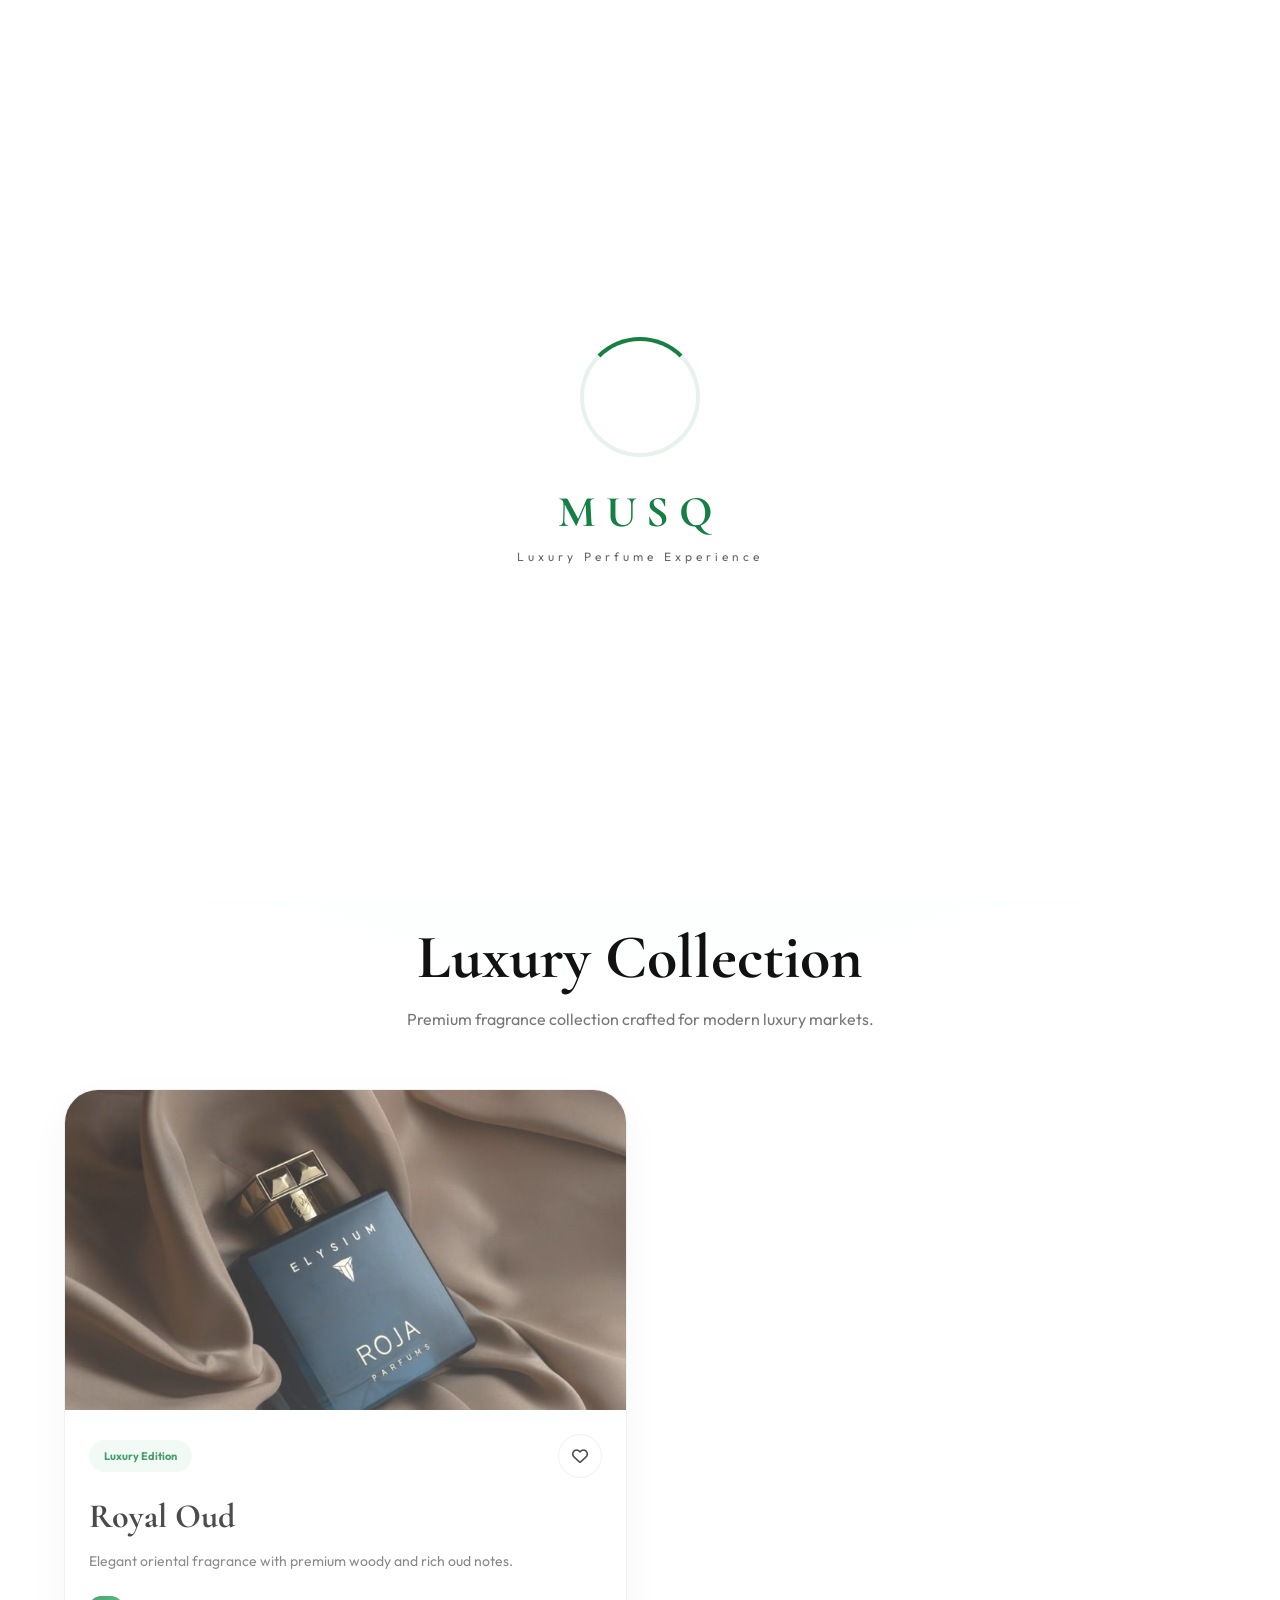
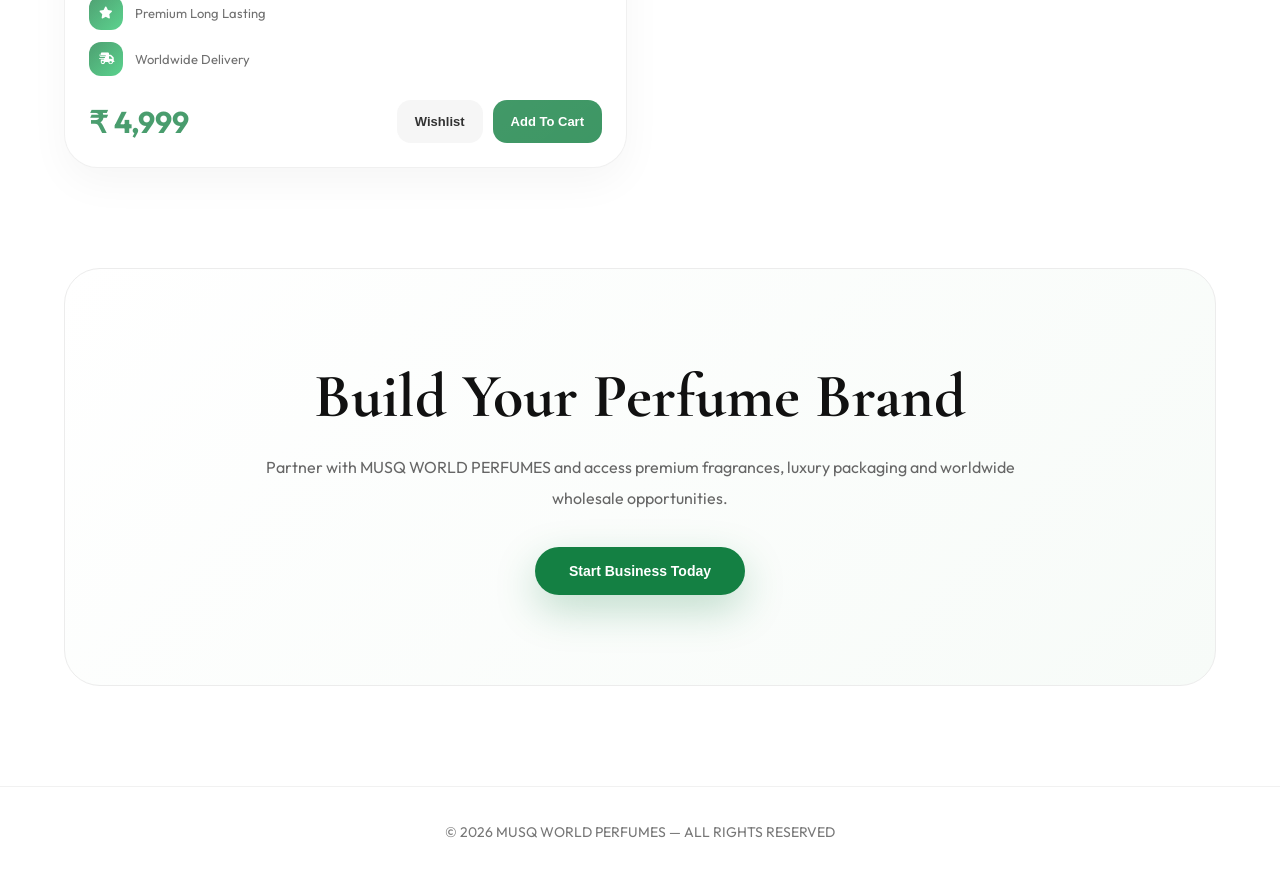
<file: index.html>
<!-- ===================================================== -->
<!-- ====================== INDEX.HTML =================== -->
<!-- ===================================================== -->

<!DOCTYPE html>
<html lang="en">

<head>

<meta charset="UTF-8">
<meta name="viewport" content="width=device-width, initial-scale=1.0">

<title>MUSQ World Perfumes</title>

<!-- ===================================================== -->
<!-- ====================== GOOGLE FONTS ================= -->
<!-- ===================================================== -->

<link rel="preconnect" href="https://fonts.googleapis.com">
<link rel="preconnect" href="https://fonts.gstatic.com" crossorigin>

<link href="https://fonts.googleapis.com/css2?family=Outfit:wght@300;400;500;600;700;800&family=Cormorant+Garamond:wght@500;600;700&display=swap" rel="stylesheet">

<!-- ===================================================== -->
<!-- ====================== FONT AWESOME ================= -->
<!-- ===================================================== -->

<link rel="stylesheet"
href="https://cdnjs.cloudflare.com/ajax/libs/font-awesome/6.5.1/css/all.min.css"/>

<style>

/* ===================================================== */
/* ====================== GLOBAL ======================== */
/* ===================================================== */

*{
    margin:0;
    padding:0;
    box-sizing:border-box;
}

html{
    scroll-behavior:smooth;
}

body{
    font-family:'Outfit',sans-serif;
    background:
    radial-gradient(circle at top,#f5fff8,#ffffff 45%);
    color:#111;
    overflow-x:hidden;
}

img{
    width:100%;
    display:block;
}

a{
    text-decoration:none;
}

/* ===================================================== */
/* ====================== PREMIUM SCROLLBAR ============= */
/* ===================================================== */

::-webkit-scrollbar{
    width:8px;
}

::-webkit-scrollbar-thumb{
    background:#148043;
    border-radius:30px;
}

/* ===================================================== */
/* ====================== LOADER ======================== */
/* ===================================================== */

.loader{
    position:fixed;
    inset:0;
    display:flex;
    justify-content:center;
    align-items:center;
    flex-direction:column;
    background:#fff;
    z-index:99999;
    transition:1s ease;
}

.loader.hide{
    opacity:0;
    visibility:hidden;
}

.loader-circle{
    width:120px;
    height:120px;
    border-radius:50%;
    border:4px solid rgba(20,128,67,0.1);
    border-top:4px solid #148043;
    animation:spin 1s linear infinite;
}

.loader-text{
    margin-top:28px;
    font-size:44px;
    letter-spacing:10px;
    color:#148043;
    font-family:'Cormorant Garamond',serif;
    font-weight:700;
}

.loader-sub{
    margin-top:10px;
    color:#666;
    letter-spacing:4px;
    font-size:12px;
}

@keyframes spin{
    100%{
        transform:rotate(360deg);
    }
}

/* ===================================================== */
/* ====================== NAVBAR ======================== */
/* ===================================================== */

nav{
    position:fixed;
    top:0;
    width:100%;
    padding:16px 5%;
    display:flex;
    justify-content:space-between;
    align-items:center;
    background:rgba(255,255,255,0.88);
    backdrop-filter:blur(16px);
    border-bottom:1px solid rgba(0,0,0,0.05);
    z-index:1000;
}

.logo{
    font-size:40px;
    color:#148043;
    letter-spacing:5px;
    font-family:'Cormorant Garamond',serif;
    font-weight:700;
}

.nav-icons{
    display:flex;
    gap:12px;
}

.icon-wrapper{
    position:relative;
}

.icon-btn{
    width:50px;
    height:50px;
    border-radius:50%;
    border:1px solid #ececec;
    background:#fff;
    cursor:pointer;
    transition:0.35s ease;
    display:flex;
    justify-content:center;
    align-items:center;
    font-size:15px;
}

.icon-btn:hover{
    background:#148043;
    color:#fff;
    border-color:#148043;
    transform:translateY(-4px);
}

.icon-badge{
    position:absolute;
    top:-5px;
    right:-4px;
    width:22px;
    height:22px;
    border-radius:50%;
    background:#148043;
    color:#fff;
    font-size:11px;
    display:flex;
    justify-content:center;
    align-items:center;
    font-weight:700;
    border:2px solid #fff;
}

/* ===================================================== */
/* ====================== HERO ========================== */
/* ===================================================== */

.hero{
    min-height:100vh;
    display:flex;
    justify-content:center;
    align-items:center;
    text-align:center;
    padding:140px 5% 80px;
}

.hero-content{
    max-width:950px;
}

.tag{
    display:inline-block;
    padding:12px 24px;
    border-radius:50px;
    background:#edf8f1;
    color:#148043;
    font-size:13px;
    margin-bottom:25px;
    font-weight:600;
}

.hero h1{
    font-size:86px;
    line-height:1;
    margin-bottom:25px;
    font-family:'Cormorant Garamond',serif;
}

.hero p{
    max-width:760px;
    margin:auto;
    color:#666;
    line-height:1.9;
    font-size:17px;
    margin-bottom:35px;
}

.hero-buttons{
    display:flex;
    justify-content:center;
    gap:16px;
    flex-wrap:wrap;
}

/* ===================================================== */
/* ====================== BUTTONS ======================= */
/* ===================================================== */

.btn{
    padding:16px 34px;
    border:none;
    border-radius:60px;
    font-size:14px;
    font-weight:600;
    cursor:pointer;
    transition:0.4s ease;
}

.btn-green{
    background:#148043;
    color:#fff;
    box-shadow:
    0 15px 40px rgba(20,128,67,0.25);
}

.btn-green:hover{
    transform:translateY(-5px);
    background:#0f6635;
}

.btn-light{
    background:#fff;
    border:1px solid #ececec;
}

.btn-light:hover{
    border-color:#148043;
    color:#148043;
}

/* ===================================================== */
/* ====================== SECTION TITLE ================ */
/* ===================================================== */

.section-title{
    text-align:center;
    margin-bottom:60px;
}

.section-title h2{
    font-size:62px;
    font-family:'Cormorant Garamond',serif;
    margin-bottom:14px;
}

.section-title p{
    color:#777;
}

/* ===================================================== */
/* ====================== PRODUCTS ====================== */
/* ===================================================== */

.products{
    padding:20px 5% 100px;
}

.product-grid{
    display:grid;
    grid-template-columns:repeat(2,1fr);
    gap:26px;
}

/* ===================================================== */
/* ====================== PRODUCT CARD ================== */
/* ===================================================== */

.product-card{
    position:relative;
    background:#fff;
    border-radius:34px;
    overflow:hidden;
    border:1px solid rgba(0,0,0,0.06);
    transition:0.45s ease;
    box-shadow:
    0 15px 40px rgba(0,0,0,0.04);
}

.product-card:hover{
    transform:translateY(-12px);
    box-shadow:
    0 25px 60px rgba(0,0,0,0.08);
}

.product-card::after{
    content:'';
    position:absolute;
    inset:-120%;
    background:
    linear-gradient(
        120deg,
        transparent,
        rgba(255,255,255,0.25),
        transparent
    );
    transform:rotate(25deg);
    transition:1.3s ease;
}

.product-card:hover::after{
    inset:120%;
}

/* ===================================================== */
/* ====================== PRODUCT IMAGE ================ */
/* ===================================================== */

.product-image{
    height:320px;
    overflow:hidden;
}

.product-image img{
    height:100%;
    object-fit:cover;
    transition:0.7s ease;
}

.product-card:hover img{
    transform:scale(1.08);
}

/* ===================================================== */
/* ====================== PRODUCT CONTENT ============== */
/* ===================================================== */

.product-content{
    padding:24px;
}

.product-top{
    display:flex;
    justify-content:space-between;
    align-items:center;
    margin-bottom:18px;
}

.badge{
    padding:9px 15px;
    border-radius:40px;
    background:#edf8f1;
    color:#148043;
    font-size:11px;
    font-weight:700;
}

.top-wishlist{
    width:44px;
    height:44px;
    border-radius:50%;
    border:1px solid #ececec;
    display:flex;
    justify-content:center;
    align-items:center;
    cursor:pointer;
    transition:0.35s ease;
}

.top-wishlist:hover{
    background:#148043;
    color:#fff;
    border-color:#148043;
}

.product-content h3{
    font-size:34px;
    font-family:'Cormorant Garamond',serif;
    margin-bottom:12px;
}

.product-content p{
    color:#666;
    line-height:1.8;
    font-size:14px;
    margin-bottom:22px;
}

.product-details{
    display:flex;
    flex-direction:column;
    gap:12px;
    margin-bottom:24px;
}

.detail{
    display:flex;
    align-items:center;
    gap:12px;
    font-size:13px;
    color:#444;
}

.detail-icon{
    width:34px;
    height:34px;
    border-radius:12px;
    background:
    linear-gradient(
        135deg,
        #148043,
        #27c56a
    );
    display:flex;
    justify-content:center;
    align-items:center;
    color:#fff;
    font-size:12px;
}

/* ===================================================== */
/* ====================== PRODUCT BOTTOM =============== */
/* ===================================================== */

.product-bottom{
    display:flex;
    justify-content:space-between;
    align-items:center;
    gap:15px;
}

.price{
    font-size:30px;
    font-weight:700;
    color:#148043;
}

.action-buttons{
    display:flex;
    gap:10px;
}

.action-btn{
    padding:14px 18px;
    border:none;
    border-radius:14px;
    font-size:13px;
    font-weight:600;
    cursor:pointer;
    transition:0.35s ease;
}

.cart-btn{
    background:#148043;
    color:#fff;
}

.cart-btn:hover{
    background:#0f6635;
    transform:translateY(-4px);
}

.wishlist-btn{
    background:#f4f4f4;
}

.wishlist-btn:hover{
    background:#111;
    color:#fff;
}

/* ===================================================== */
/* ====================== CTA =========================== */
/* ===================================================== */

.cta{
    margin:0 5% 100px;
    padding:90px 30px;
    border-radius:36px;
    text-align:center;
    background:
    linear-gradient(
        135deg,
        #ffffff,
        #f7fbf8
    );
    border:1px solid #ececec;
}

.cta h2{
    font-size:62px;
    margin-bottom:18px;
    font-family:'Cormorant Garamond',serif;
}

.cta p{
    max-width:760px;
    margin:auto;
    color:#666;
    line-height:1.9;
    margin-bottom:34px;
}

/* ===================================================== */
/* ====================== FOOTER ======================== */
/* ===================================================== */

footer{
    padding:36px 5%;
    text-align:center;
    color:#777;
    border-top:1px solid #f1f1f1;
    font-size:14px;
}

/* ===================================================== */
/* ====================== SCROLL REVEAL ================ */
/* ===================================================== */

.reveal-scroll{
    opacity:0;
    transform:translateY(80px);
    transition:
    opacity 1s ease,
    transform 1s ease;
}

.reveal-scroll.active{
    opacity:1;
    transform:translateY(0);
}

/* ===================================================== */
/* ====================== MOBILE ======================== */
/* ===================================================== */

@media(max-width:992px){

.product-grid{
    grid-template-columns:1fr;
}

.hero h1{
    font-size:62px;
}

}

@media(max-width:768px){

.logo{
    font-size:30px;
}

.hero{
    padding-top:130px;
}

.hero h1{
    font-size:44px;
}

.hero-buttons{
    flex-direction:column;
}

.btn{
    width:100%;
}

.section-title h2,
.cta h2{
    font-size:42px;
}

.product-bottom{
    flex-direction:column;
    align-items:flex-start;
}

.action-buttons{
    width:100%;
}

.action-btn{
    flex:1;
}

}

</style>

</head>

<body>

<!-- ===================================================== -->
<!-- ====================== LOADER ====================== -->
<!-- ===================================================== -->

<div class="loader">

<div class="loader-circle"></div>

<div class="loader-text">
MUSQ
</div>

<div class="loader-sub">
Luxury Perfume Experience
</div>

</div>

<!-- ===================================================== -->
<!-- ====================== NAVBAR ====================== -->
<!-- ===================================================== -->

<nav>

<div class="logo">
MUSQ
</div>

<div class="nav-icons">

<div class="icon-wrapper">

<button class="icon-btn">
<i class="fa-solid fa-magnifying-glass"></i>
</button>

</div>

<div class="icon-wrapper">

<button class="icon-btn">
<i class="fa-regular fa-heart"></i>
</button>

<div class="icon-badge" id="wishlist-count">
0
</div>

</div>

<div class="icon-wrapper">

<button class="icon-btn">
<i class="fa-solid fa-bag-shopping"></i>
</button>

<div class="icon-badge" id="cart-count">
0
</div>

</div>

<div class="icon-wrapper">

<button class="icon-btn">
<i class="fa-regular fa-user"></i>
</button>

</div>

</div>

</nav>

<!-- ===================================================== -->
<!-- ====================== HERO ======================== -->
<!-- ===================================================== -->

<section class="hero">

<div class="hero-content">

<div class="tag">
Luxury B2B Perfume Supplier
</div>

<h1>
Modern Luxury Fragrance Experience
</h1>

<p>
MUSQ WORLD PERFUMES delivers premium fragrance collections,
private labeling solutions and global wholesale perfume supply
for modern luxury businesses worldwide.
</p>

<div class="hero-buttons">

<button class="btn btn-green">
Become Partner
</button>

<button class="btn btn-light">
Explore Collection
</button>

</div>

</div>

</section>

<!-- ===================================================== -->
<!-- ====================== PRODUCTS ==================== -->
<!-- ===================================================== -->

<section class="products">

<div class="section-title reveal-scroll">

<h2>
Luxury Collection
</h2>

<p>
Premium fragrance collection crafted for modern luxury markets.
</p>

</div>

<div class="product-grid">

<!-- PRODUCT CARD -->

<div class="product-card reveal-scroll">

<div class="product-image">
<img src="images/product1.jpg">
</div>

<div class="product-content">

<div class="product-top">

<div class="badge">
Luxury Edition
</div>

<div class="top-wishlist"
onclick="addToWishlist(0)">
<i class="fa-regular fa-heart"></i>
</div>

</div>

<h3>
Royal Oud
</h3>

<p>
Elegant oriental fragrance with premium woody and rich oud notes.
</p>

<div class="product-details">

<div class="detail">

<div class="detail-icon">
<i class="fa-solid fa-star"></i>
</div>

Premium Long Lasting

</div>

<div class="detail">

<div class="detail-icon">
<i class="fa-solid fa-truck-fast"></i>
</div>

Worldwide Delivery

</div>

</div>

<div class="product-bottom">

<div class="price">
₹ 4,999
</div>

<div class="action-buttons">

<button class="action-btn wishlist-btn"
onclick="addToWishlist(0)">
Wishlist
</button>

<button class="action-btn cart-btn"
onclick="addToCart(0)">
Add To Cart
</button>

</div>

</div>

</div>

</div>

<!-- COPY SAME CARD FOR OTHER PRODUCTS -->

</div>

</section>

<!-- ===================================================== -->
<!-- ====================== CTA ========================= -->
<!-- ===================================================== -->

<section class="cta reveal-scroll">

<h2>
Build Your Perfume Brand
</h2>

<p>
Partner with MUSQ WORLD PERFUMES and access premium fragrances,
luxury packaging and worldwide wholesale opportunities.
</p>

<button class="btn btn-green">
Start Business Today
</button>

</section>

<!-- ===================================================== -->
<!-- ====================== FOOTER ====================== -->
<!-- ===================================================== -->

<footer>

© 2026 MUSQ WORLD PERFUMES — ALL RIGHTS RESERVED

</footer>

<!-- ===================================================== -->
<!-- ====================== JAVASCRIPT ================== -->
<!-- ===================================================== -->

<script>

/* ===================================================== */
/* ====================== PRODUCTS ====================== */
/* ===================================================== */

const products = [

{
id:1,
title:"Royal Oud",
price:4999,
qty:1
}

];

/* ===================================================== */
/* ====================== STORAGE ======================= */
/* ===================================================== */

let cart =
JSON.parse(localStorage.getItem("cart")) || [];

let wishlist =
JSON.parse(localStorage.getItem("wishlist")) || [];

/* ===================================================== */
/* ====================== UPDATE BADGE ================== */
/* ===================================================== */

function updateBadges(){

document.getElementById("cart-count")
innerText = cart.length;

document.getElementById("wishlist-count")
innerText = wishlist.length;

}

/* ===================================================== */
/* ====================== ADD TO CART =================== */
/* ===================================================== */

function addToCart(index){

const product = products[index];

const existing =
cart.find(item => item.id === product.id);

if(existing){

existing.qty += 1;

}else{

cart.push({
...product,
qty:1
});

}

localStorage.setItem(
"cart",
JSON.stringify(cart)
);

updateBadges();

const btns =
document.querySelectorAll(".cart-btn");

btns[index].innerText = "Added ✓";

setTimeout(()=>{

btns[index].innerText = "Add To Cart";

},1200);

}

/* ===================================================== */
/* ====================== ADD TO WISHLIST =============== */
/* ===================================================== */

function addToWishlist(index){

const product = products[index];

const existing =
wishlist.find(item => item.id === product.id);

if(!existing){

wishlist.push(product);

localStorage.setItem(
"wishlist",
JSON.stringify(wishlist)
);

}

updateBadges();

const btns =
document.querySelectorAll(".wishlist-btn");

if(btns[index]){

btns[index].innerText = "Saved ✓";

}

}

/* ===================================================== */
/* ====================== LOADER ======================== */
/* ===================================================== */

window.addEventListener("load",()=>{

setTimeout(()=>{

document.querySelector(".loader")
.classList.add("hide");

},1600);

});

/* ===================================================== */
/* ====================== SCROLL REVEAL ================ */
/* ===================================================== */

const reveals =
document.querySelectorAll(".reveal-scroll");

function revealElements(){

reveals.forEach((element)=>{

const windowHeight =
window.innerHeight;

const revealTop =
element.getBoundingClientRect().top;

if(revealTop < windowHeight - 100){

element.classList.add("active");

}

});

}

window.addEventListener(
"scroll",
revealElements
);

window.addEventListener(
"load",
revealElements
);

/* ===================================================== */
/* ====================== INITIAL ======================= */
/* ===================================================== */

updateBadges();

</script>

</body>
    </html>
</file>
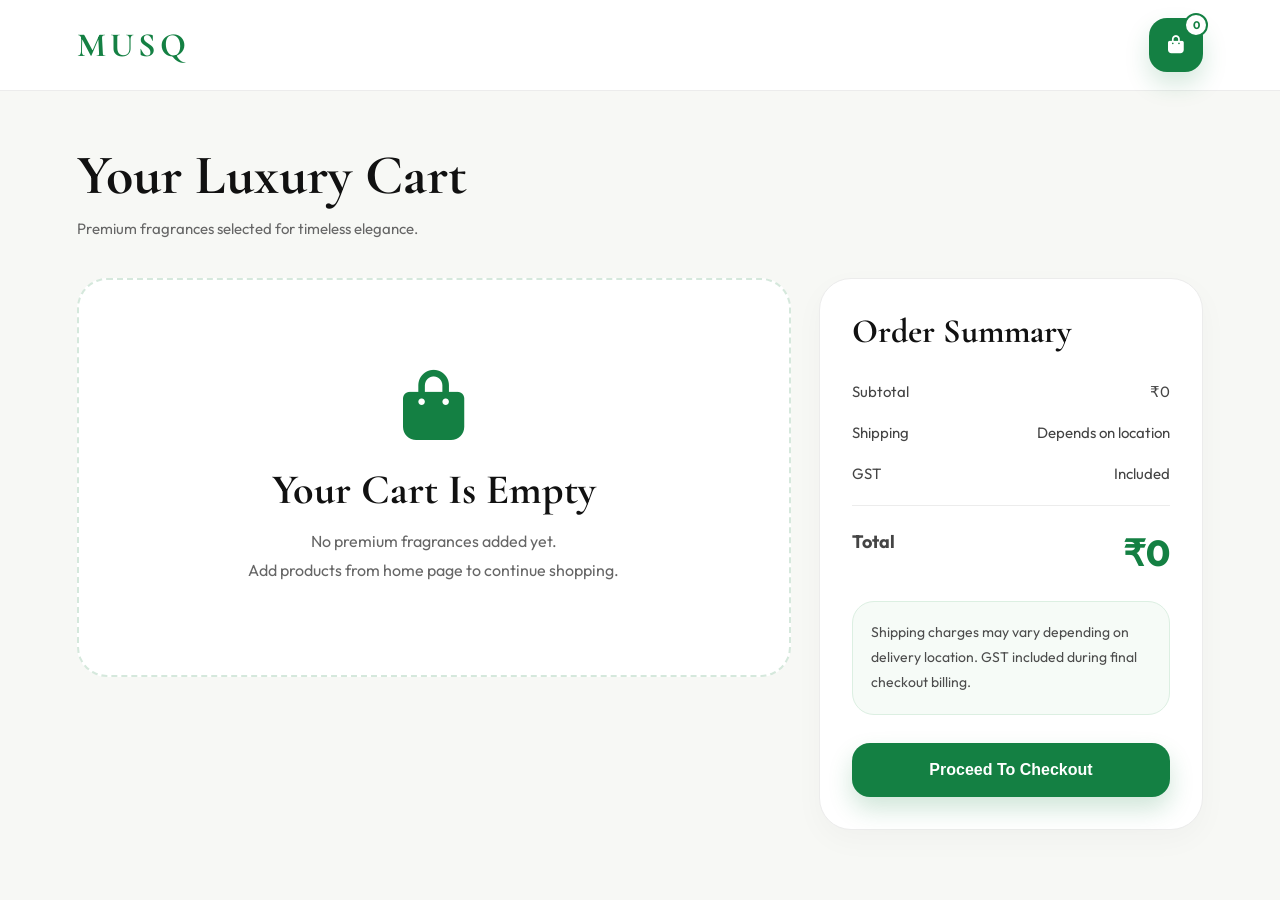
<file: cart.html>
<!DOCTYPE html>
<html lang="en">
<head>

<meta charset="UTF-8">
<meta name="viewport" content="width=device-width, initial-scale=1.0">

<title>MUSQ WORLD | Cart</title>

<!-- ================= GOOGLE FONT ================= -->

<link rel="preconnect" href="https://fonts.googleapis.com">
<link rel="preconnect" href="https://fonts.gstatic.com" crossorigin>

<link href="https://fonts.googleapis.com/css2?family=Outfit:wght@300;400;500;600;700;800&family=Cormorant+Garamond:wght@500;600;700&display=swap" rel="stylesheet">

<!-- ================= FONT AWESOME ================= -->

<link rel="stylesheet"
href="https://cdnjs.cloudflare.com/ajax/libs/font-awesome/6.5.2/css/all.min.css"/>

<style>

/* ===================================================== */
/* ====================== GLOBAL ======================== */
/* ===================================================== */

*{
    margin:0;
    padding:0;
    box-sizing:border-box;
}

body{
    font-family:'Outfit',sans-serif;
    background:#f7f8f5;
    color:#111;
    min-height:100vh;
}

/* ===================================================== */
/* ====================== NAVBAR ======================== */
/* ===================================================== */

.navbar{
    width:100%;
    padding:18px 6%;
    background:#fff;
    display:flex;
    justify-content:space-between;
    align-items:center;
    border-bottom:1px solid #ececec;
    position:sticky;
    top:0;
    z-index:1000;
}

.logo{
    font-size:34px;
    font-family:'Cormorant Garamond',serif;
    font-weight:700;
    letter-spacing:4px;
    color:#148043;
}

.cart-icon{
    position:relative;
    width:54px;
    height:54px;
    border-radius:18px;
    background:#148043;
    color:#fff;
    display:flex;
    align-items:center;
    justify-content:center;
    font-size:18px;
    box-shadow:
    0 12px 25px rgba(20,128,67,0.18);
}

.badge{
    position:absolute;
    top:-5px;
    right:-5px;
    width:24px;
    height:24px;
    border-radius:50%;
    background:#fff;
    color:#148043;
    border:2px solid #148043;
    font-size:11px;
    font-weight:700;
    display:flex;
    align-items:center;
    justify-content:center;
}

/* ===================================================== */
/* ====================== MAIN ========================== */
/* ===================================================== */

.container{
    width:100%;
    max-width:1400px;
    margin:auto;
    padding:50px 6%;
}

.heading{
    margin-bottom:40px;
}

.heading h1{
    font-size:56px;
    font-family:'Cormorant Garamond',serif;
    margin-bottom:10px;
}

.heading p{
    color:#666;
    font-size:15px;
}

/* ===================================================== */
/* ====================== GRID ========================== */
/* ===================================================== */

.grid{
    display:grid;
    grid-template-columns:1.3fr 0.7fr;
    gap:28px;
}

/* ===================================================== */
/* ====================== LEFT SIDE ===================== */
/* ===================================================== */

.left{
    display:flex;
    flex-direction:column;
    gap:24px;
}

/* ===================================================== */
/* ====================== CART CARD ===================== */
/* ===================================================== */

.cart-card{
    background:#fff;
    border-radius:30px;
    border:1px solid #ececec;
    padding:22px;
    display:flex;
    justify-content:space-between;
    align-items:center;
    gap:20px;
    transition:0.35s ease;
    box-shadow:
    0 10px 30px rgba(0,0,0,0.03);
}

.cart-card:hover{
    transform:translateY(-5px);
    border-color:#14804340;
}

/* ===================================================== */
/* ====================== PRODUCT ======================= */
/* ===================================================== */

.product{
    display:flex;
    align-items:center;
    gap:20px;
}

/* ===================================================== */
/* ====================== IMAGE BOX ===================== */
/* ===================================================== */

.image-box{
    width:140px;
    height:140px;
    border-radius:26px;
    overflow:hidden;
    background:#f4f4f4;
    border:1px solid #ececec;
    flex-shrink:0;
}

.image-box img{
    width:100%;
    height:100%;
    object-fit:cover;
}

/* ===================================================== */
/* ====================== DETAILS ======================= */
/* ===================================================== */

.details h5{
    color:#148043;
    letter-spacing:2px;
    font-size:12px;
    margin-bottom:10px;
}

.details h2{
    font-size:34px;
    margin-bottom:10px;
    font-family:'Cormorant Garamond',serif;
}

.details p{
    color:#666;
    font-size:14px;
    line-height:1.8;
    max-width:420px;
}

/* ===================================================== */
/* ====================== ACTIONS ======================= */
/* ===================================================== */

.actions{
    display:flex;
    flex-direction:column;
    align-items:flex-end;
    gap:18px;
}

.price{
    font-size:34px;
    font-weight:700;
    color:#148043;
}

/* ===================================================== */
/* ====================== QUANTITY ====================== */
/* ===================================================== */

.qty{
    display:flex;
    align-items:center;
    gap:12px;
}

.qty button{
    width:42px;
    height:42px;
    border:none;
    border-radius:14px;
    background:#148043;
    color:#fff;
    font-size:18px;
    cursor:pointer;
    transition:0.3s ease;
}

.qty button:hover{
    transform:scale(1.08);
}

.qty span{
    font-size:18px;
    font-weight:700;
}

/* ===================================================== */
/* ====================== SUMMARY ======================= */
/* ===================================================== */

.summary{
    background:#fff;
    border-radius:32px;
    padding:32px;
    border:1px solid #ececec;
    height:fit-content;
    position:sticky;
    top:110px;
    box-shadow:
    0 10px 30px rgba(0,0,0,0.03);
}

.summary h2{
    font-size:34px;
    font-family:'Cormorant Garamond',serif;
    margin-bottom:30px;
}

.row{
    display:flex;
    justify-content:space-between;
    margin-bottom:22px;
    color:#444;
    font-size:15px;
}

.total{
    border-top:1px solid #ececec;
    padding-top:24px;
    margin-top:10px;
}

.total h3{
    font-size:18px;
}

.amount{
    font-size:36px;
    font-weight:800;
    color:#148043;
}

/* ===================================================== */
/* ====================== NOTE ========================== */
/* ===================================================== */

.note{
    margin-top:26px;
    background:#f6fbf7;
    border:1px solid #dcefe2;
    border-radius:22px;
    padding:18px;
}

.note p{
    color:#4c4c4c;
    line-height:1.8;
    font-size:14px;
}

/* ===================================================== */
/* ====================== BUTTON ======================== */
/* ===================================================== */

.checkout-btn{
    width:100%;
    margin-top:28px;
    border:none;
    padding:18px;
    border-radius:18px;
    background:#148043;
    color:#fff;
    font-size:16px;
    font-weight:700;
    cursor:pointer;
    transition:0.35s ease;
    box-shadow:
    0 12px 24px rgba(20,128,67,0.2);
}

.checkout-btn:hover{
    background:#0d6935;
    transform:translateY(-3px);
}

/* ===================================================== */
/* ====================== EMPTY CART ==================== */
/* ===================================================== */

.empty{
    background:#fff;
    border-radius:30px;
    border:2px dashed #d5e8dc;
    padding:90px 30px;
    text-align:center;
}

.empty i{
    font-size:70px;
    color:#148043;
    margin-bottom:24px;
}

.empty h2{
    font-size:42px;
    margin-bottom:12px;
    font-family:'Cormorant Garamond',serif;
}

.empty p{
    color:#666;
    line-height:1.8;
}

/* ===================================================== */
/* ====================== RESPONSIVE ==================== */
/* ===================================================== */

@media(max-width:992px){

.grid{
    grid-template-columns:1fr;
}

}

@media(max-width:768px){

.heading h1{
    font-size:42px;
}

.cart-card{
    flex-direction:column;
    align-items:flex-start;
}

.product{
    flex-direction:column;
    align-items:flex-start;
}

.actions{
    width:100%;
    flex-direction:row;
    justify-content:space-between;
    align-items:center;
}

.details h2{
    font-size:28px;
}

.image-box{
    width:100%;
    height:300px;
}

}

</style>

</head>

<body>

<!-- ===================================================== -->
<!-- ====================== NAVBAR ======================= -->
<!-- ===================================================== -->

<nav class="navbar">

<div class="logo">
MUSQ
</div>

<div class="cart-icon">

<i class="fa-solid fa-bag-shopping"></i>

<div class="badge"
id="cart-count">
0
</div>

</div>

</nav>

<!-- ===================================================== -->
<!-- ====================== MAIN ========================= -->
<!-- ===================================================== -->

<div class="container">

<div class="heading">

<h1>
Your Luxury Cart
</h1>

<p>
Premium fragrances selected for timeless elegance.
</p>

</div>

<div class="grid">

<!-- ===================================================== -->
<!-- ====================== LEFT SIDE ==================== -->
<!-- ===================================================== -->

<div class="left"
id="cart-container">

<!-- EMPTY STATE -->

<div class="empty">

<i class="fa-solid fa-bag-shopping"></i>

<h2>
Your Cart Is Empty
</h2>

<p>
No premium fragrances added yet.<br>
Add products from home page to continue shopping.
</p>

</div>

</div>

<!-- ===================================================== -->
<!-- ====================== SUMMARY ====================== -->
<!-- ===================================================== -->

<div class="summary">

<h2>
Order Summary
</h2>

<div class="row">
<span>Subtotal</span>
<span id="subtotal">₹0</span>
</div>

<div class="row">
<span>Shipping</span>
<span>Depends on location</span>
</div>

<div class="row">
<span>GST</span>
<span>Included</span>
</div>

<div class="row total">

<h3>Total</h3>

<div class="amount"
id="total">
₹0
</div>

</div>

<div class="note">

<p>
Shipping charges may vary depending on delivery location.
GST included during final checkout billing.
</p>

</div>

<button class="checkout-btn">
Proceed To Checkout
</button>

</div>

</div>

</div>

<!-- ===================================================== -->
<!-- ====================== JAVASCRIPT =================== -->
<!-- ===================================================== -->

<script>

/* ===================================================== */
/* ====================== GET ELEMENT =================== */
/* ===================================================== */

const cartContainer =
document.getElementById("cart-container");

/* ===================================================== */
/* ====================== GET CART ====================== */
/* ===================================================== */

let cart =
JSON.parse(localStorage.getItem("cart")) || [];

/* ===================================================== */
/* ====================== UPDATE BADGE ================== */
/* ===================================================== */

function updateBadge(){

let count = 0;

cart.forEach(item => {

count += item.qty;

});

document.getElementById("cart-count")
.innerText = count;

}

/* ===================================================== */
/* ====================== UPDATE TOTALS ================= */
/* ===================================================== */

function updateTotals(){

let total = 0;

cart.forEach(item => {

total += item.price * item.qty;

});

document.getElementById("subtotal")
.innerText = `₹${total}`;

document.getElementById("total")
.innerText = `₹${total}`;

}

/* ===================================================== */
/* ====================== SAVE CART ===================== */
/* ===================================================== */

function saveCart(){

localStorage.setItem(
"cart",
JSON.stringify(cart)
);

}

/* ===================================================== */
/* ====================== INCREASE QTY ================== */
/* ===================================================== */

function increaseQty(index){

cart[index].qty++;

saveCart();

renderCart();

}

/* ===================================================== */
/* ====================== DECREASE QTY ================== */
/* ===================================================== */

function decreaseQty(index){

if(cart[index].qty > 1){

cart[index].qty--;

}else{

cart.splice(index,1);

}

saveCart();

renderCart();

}

/* ===================================================== */
/* ====================== RENDER CART =================== */
/* ===================================================== */

function renderCart(){

cartContainer.innerHTML = "";

if(cart.length === 0){

cartContainer.innerHTML = `

<div class="empty">

<i class="fa-solid fa-bag-shopping"></i>

<h2>
Your Cart Is Empty
</h2>

<p>
No premium fragrances added yet.<br>
Add products from home page to continue shopping.
</p>

</div>

`;

}else{

cart.forEach((item,index)=>{

cartContainer.innerHTML += `

<div class="cart-card">

<div class="product">

<div class="image-box">

<img src="${item.image}"
alt="${item.title}">

</div>

<div class="details">

<h5>
${item.brand}
</h5>

<h2>
${item.title}
</h2>

<p>
${item.desc}
</p>

</div>

</div>

<div class="actions">

<div class="price">
₹${item.price * item.qty}
</div>

<div class="qty">

<button onclick="decreaseQty(${index})">
-
</button>

<span>
${item.qty}
</span>

<button onclick="increaseQty(${index})">
+
</button>

</div>

</div>

</div>

`;

});

}

updateBadge();

updateTotals();

}

/* ===================================================== */
/* ====================== INITIAL LOAD ================== */
/* ===================================================== */

renderCart();

</script>

</body>
</html>
</file>
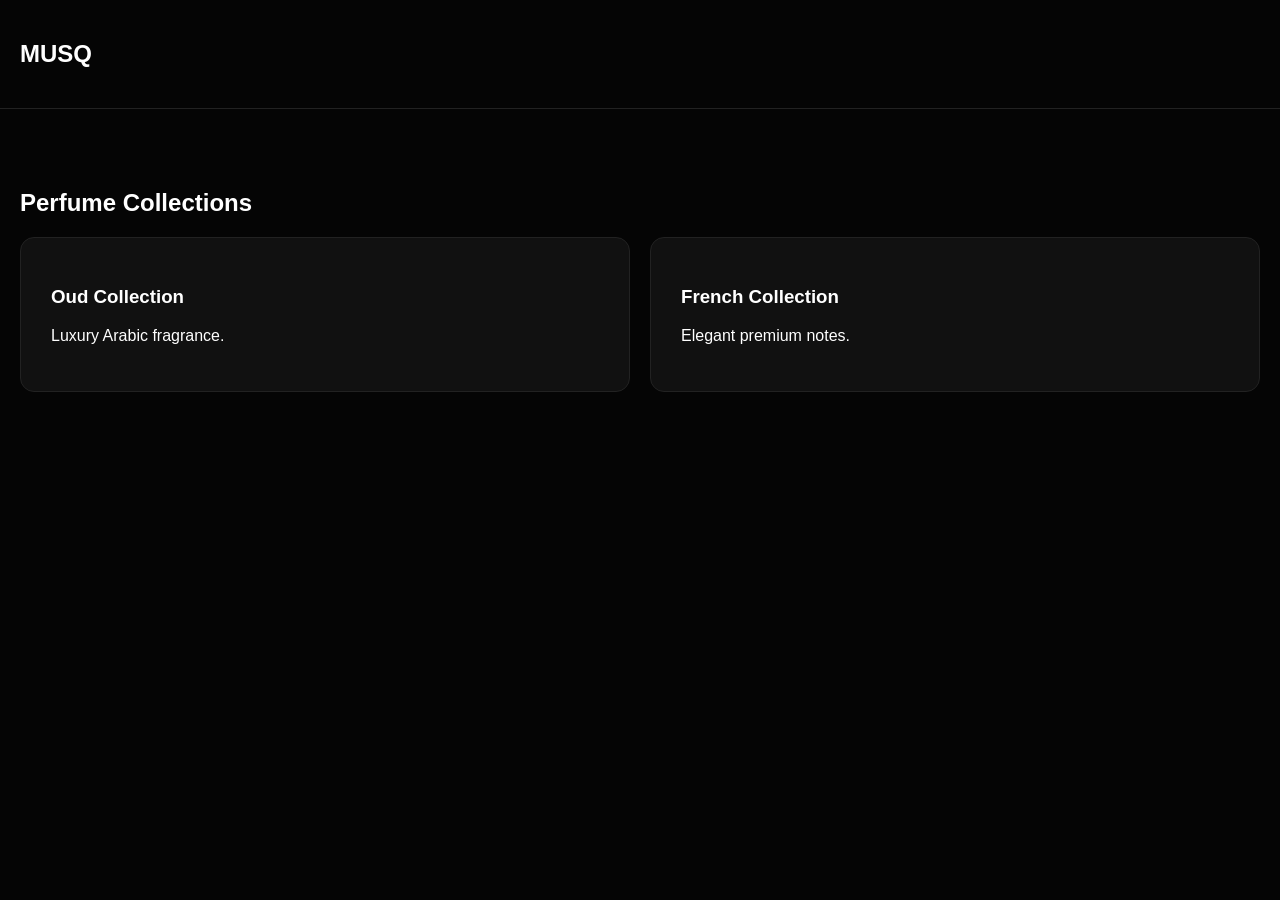
<file: catalog.html>
<!DOCTYPE html>
<html>
<head>
  <title>Catalog - MUSQ</title>
  <link rel="stylesheet" href="style.css">
</head>
<body>
<nav>
  <h1>MUSQ</h1>
</nav>

<section class="page">
  <h2>Perfume Collections</h2>

  <div class="products">
    <div class="product-card">
      <h3>Oud Collection</h3>
      <p>Luxury Arabic fragrance.</p>
    </div>

    <div class="product-card">
      <h3>French Collection</h3>
      <p>Elegant premium notes.</p>
    </div>
  </div>
</section>
</body>
</html>
</file>
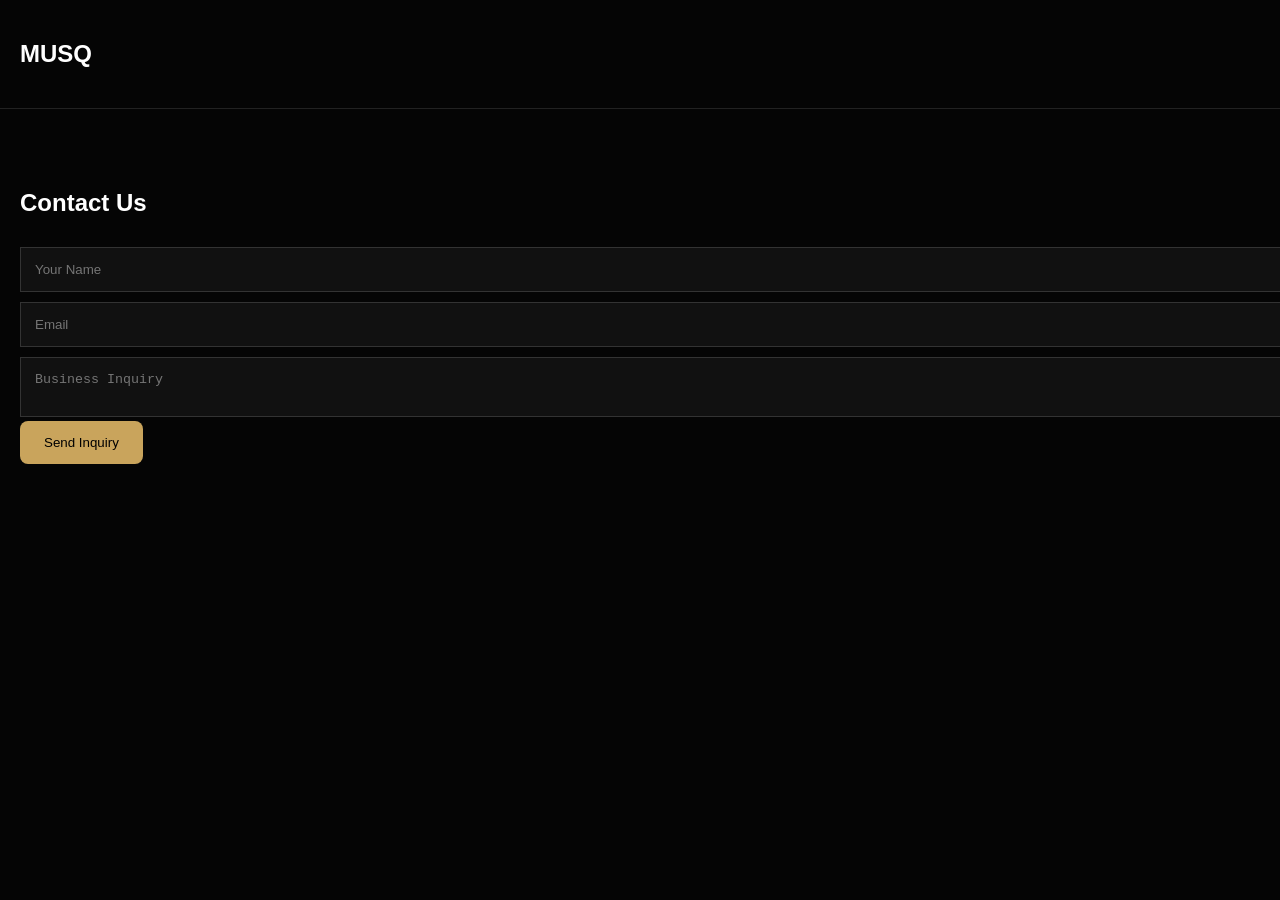
<file: contact.html>
<!DOCTYPE html>
<html>
<head>
  <title>Contact - MUSQ</title>
  <link rel="stylesheet" href="style.css">
</head>
<body>
<nav>
  <h1>MUSQ</h1>
</nav>

<section class="page">
  <h2>Contact Us</h2>
  <input type="text" placeholder="Your Name">
  <input type="email" placeholder="Email">
  <textarea placeholder="Business Inquiry"></textarea>
  <button>Send Inquiry</button>
</section>
</body>
</html>
</file>
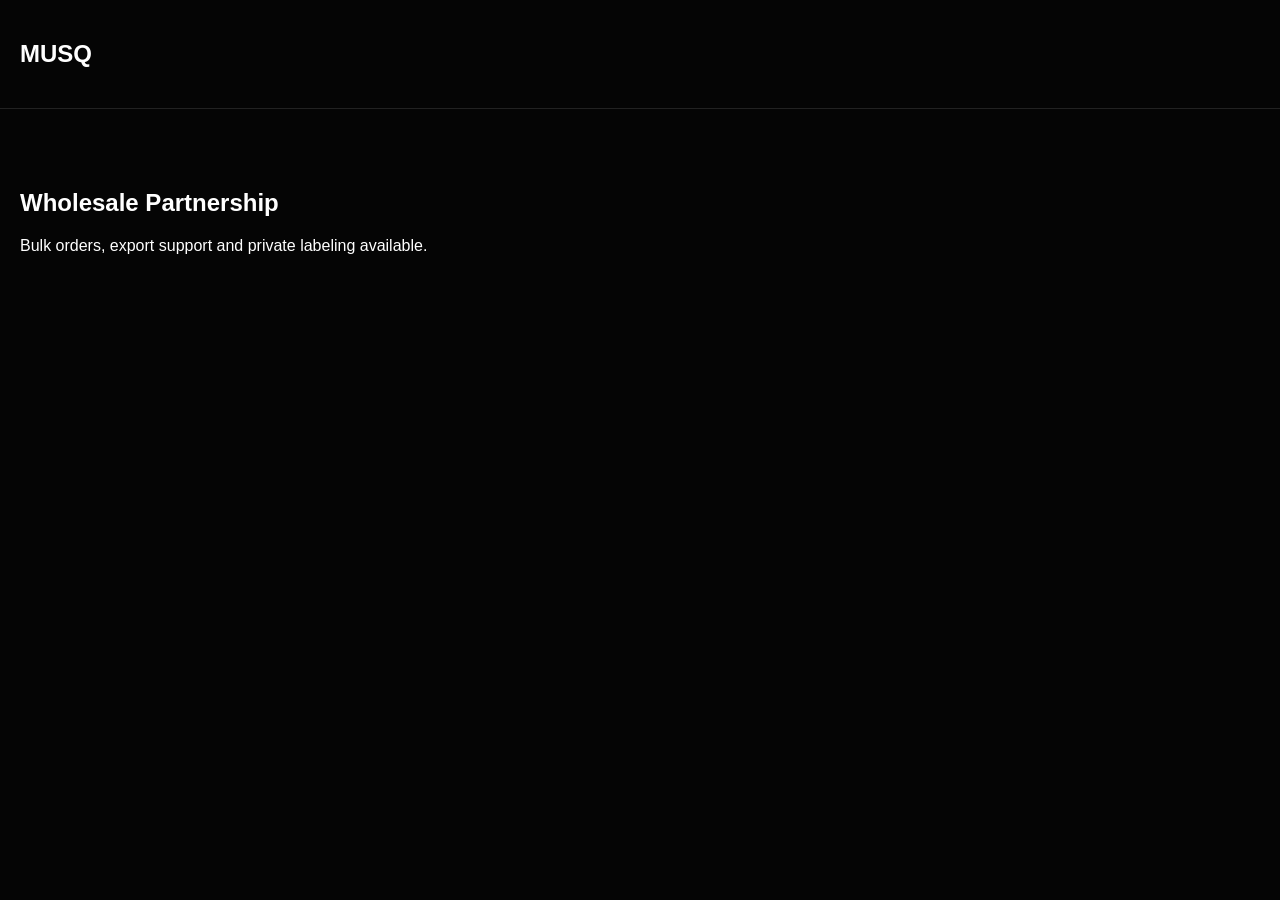
<file: wholesale.html>
<!DOCTYPE html>
<html>
<head>
  <title>Wholesale - MUSQ</title>
  <link rel="stylesheet" href="style.css">
</head>
<body>
<nav>
  <h1>MUSQ</h1>
</nav>

<section class="page">
  <h2>Wholesale Partnership</h2>
  <p>Bulk orders, export support and private labeling available.</p>
</section>
</body>
</html>
</file>
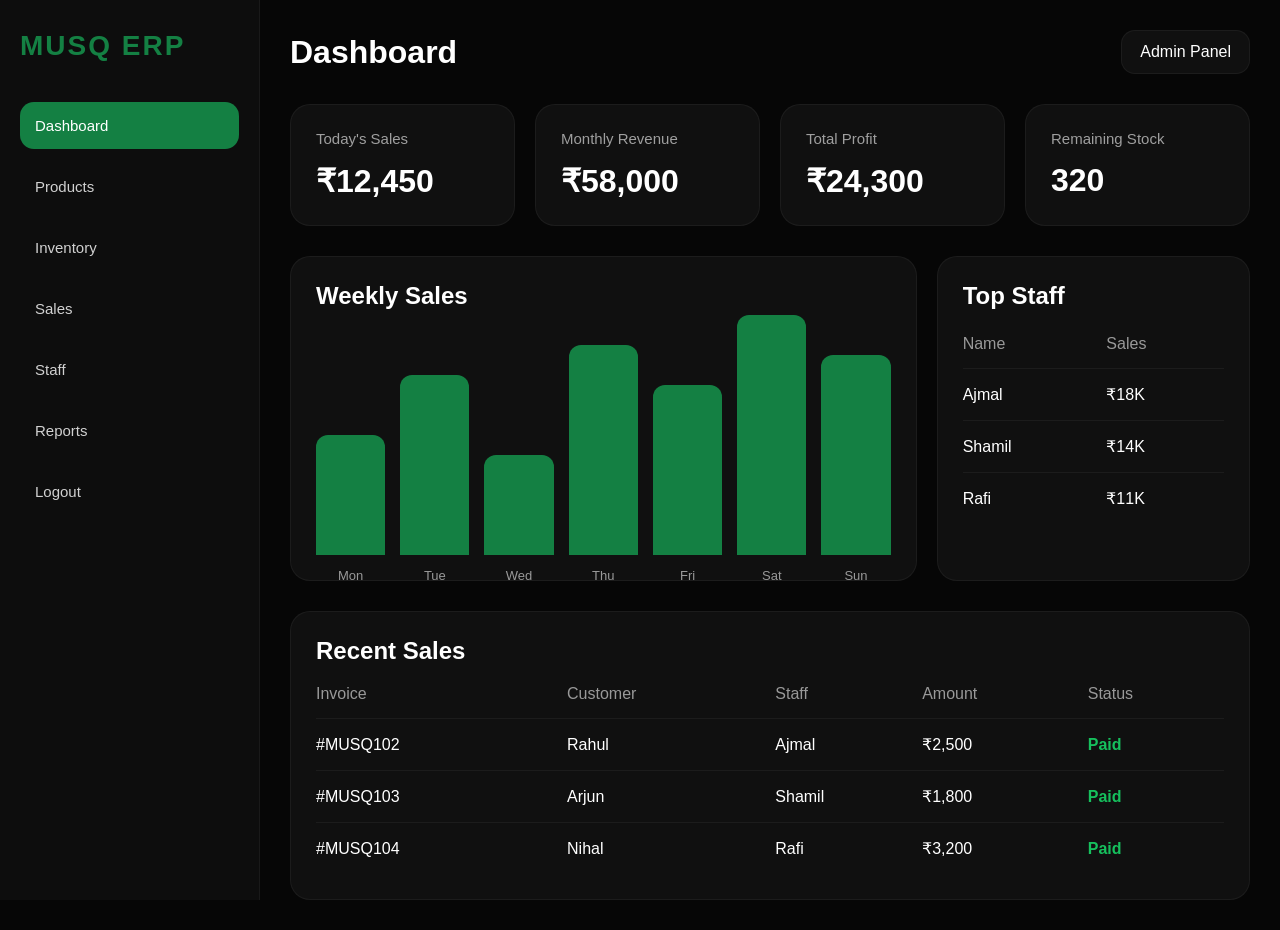
<file: admin/dashboard.html>
<!DOCTYPE html>
<html lang="en">
<head>
  <meta charset="UTF-8" />
  <meta name="viewport" content="width=device-width, initial-scale=1.0"/>
  <title>MUSQ ERP Dashboard</title>

  <link rel="preconnect" href="https://fonts.googleapis.com">
  <link rel="preconnect" href="https://fonts.gstatic.com" crossorigin>

  <style>
    *{
      margin:0;
      padding:0;
      box-sizing:border-box;
      font-family:Arial, Helvetica, sans-serif;
    }

    body{
      background:#060606;
      color:white;
      display:flex;
      min-height:100vh;
    }

    /* SIDEBAR */

    .sidebar{
      width:260px;
      background:#0d0d0d;
      border-right:1px solid rgba(255,255,255,0.05);
      padding:30px 20px;
      position:fixed;
      height:100vh;
    }

    .logo{
      font-size:28px;
      font-weight:700;
      margin-bottom:40px;
      color:#148043;
      letter-spacing:2px;
    }

    .menu{
      display:flex;
      flex-direction:column;
      gap:14px;
    }

    .menu a{
      text-decoration:none;
      color:#d1d1d1;
      padding:15px;
      border-radius:14px;
      transition:0.3s;
      font-size:15px;
      background:transparent;
    }

    .menu a:hover{
      background:#148043;
      color:white;
      transform:translateX(5px);
    }

    .menu .active{
      background:#148043;
      color:white;
    }

    /* MAIN */

    .main{
      margin-left:260px;
      width:100%;
      padding:30px;
    }

    .topbar{
      display:flex;
      justify-content:space-between;
      align-items:center;
      margin-bottom:30px;
    }

    .topbar h1{
      font-size:32px;
    }

    .admin-box{
      background:#101010;
      padding:12px 18px;
      border-radius:14px;
      border:1px solid rgba(255,255,255,0.05);
    }

    /* CARDS */

    .cards{
      display:grid;
      grid-template-columns:repeat(auto-fit,minmax(220px,1fr));
      gap:20px;
      margin-bottom:30px;
    }

    .card{
      background:#101010;
      border-radius:20px;
      padding:25px;
      border:1px solid rgba(255,255,255,0.05);
      transition:0.3s;
    }

    .card:hover{
      transform:translateY(-5px);
      border-color:#148043;
    }

    .card h3{
      color:#9f9f9f;
      font-size:15px;
      margin-bottom:15px;
      font-weight:400;
    }

    .card h2{
      font-size:32px;
      color:#fff;
    }

    /* CHART */

    .chart-section{
      display:grid;
      grid-template-columns:2fr 1fr;
      gap:20px;
      margin-bottom:30px;
    }

    .chart{
      background:#101010;
      border-radius:20px;
      padding:25px;
      border:1px solid rgba(255,255,255,0.05);
    }

    .chart h2{
      margin-bottom:25px;
    }

    .bars{
      display:flex;
      align-items:flex-end;
      gap:15px;
      height:220px;
    }

    .bar{
      flex:1;
      background:#148043;
      border-radius:12px 12px 0 0;
      position:relative;
    }

    .bar span{
      position:absolute;
      bottom:-28px;
      left:50%;
      transform:translateX(-50%);
      color:#999;
      font-size:13px;
    }

    /* RECENT SALES */

    .recent-sales{
      background:#101010;
      border-radius:20px;
      padding:25px;
      border:1px solid rgba(255,255,255,0.05);
    }

    table{
      width:100%;
      border-collapse:collapse;
      margin-top:20px;
    }

    table th{
      text-align:left;
      color:#999;
      font-weight:500;
      padding-bottom:15px;
    }

    table td{
      padding:16px 0;
      border-top:1px solid rgba(255,255,255,0.05);
    }

    .status{
      color:#16c05d;
      font-weight:bold;
    }

    /* MOBILE */

    @media(max-width:900px){

      .sidebar{
        width:90px;
        padding:20px 10px;
      }

      .logo{
        font-size:18px;
      }

      .menu a{
        font-size:12px;
        padding:12px;
      }

      .main{
        margin-left:90px;
        padding:20px;
      }

      .chart-section{
        grid-template-columns:1fr;
      }
    }

  </style>
</head>
<body>

  <!-- SIDEBAR -->

  <div class="sidebar">

    <div class="logo">
      MUSQ ERP
    </div>

    <div class="menu">
      <a href="#" class="active">Dashboard</a>
      <a href="products.html">Products</a>
      <a href="inventory.html">Inventory</a>
      <a href="sales.html">Sales</a>
      <a href="staff.html">Staff</a>
      <a href="reports.html">Reports</a>
      <a href="#">Logout</a>
    </div>

  </div>

  <!-- MAIN -->

  <div class="main">

    <div class="topbar">
      <h1>Dashboard</h1>

      <div class="admin-box">
        Admin Panel
      </div>
    </div>

    <!-- CARDS -->

    <div class="cards">

      <div class="card">
        <h3>Today's Sales</h3>
        <h2>₹12,450</h2>
      </div>

      <div class="card">
        <h3>Monthly Revenue</h3>
        <h2>₹58,000</h2>
      </div>

      <div class="card">
        <h3>Total Profit</h3>
        <h2>₹24,300</h2>
      </div>

      <div class="card">
        <h3>Remaining Stock</h3>
        <h2>320</h2>
      </div>

    </div>

    <!-- CHART -->

    <div class="chart-section">

      <div class="chart">

        <h2>Weekly Sales</h2>

        <div class="bars">

          <div class="bar" style="height:120px;">
            <span>Mon</span>
          </div>

          <div class="bar" style="height:180px;">
            <span>Tue</span>
          </div>

          <div class="bar" style="height:100px;">
            <span>Wed</span>
          </div>

          <div class="bar" style="height:210px;">
            <span>Thu</span>
          </div>

          <div class="bar" style="height:170px;">
            <span>Fri</span>
          </div>

          <div class="bar" style="height:240px;">
            <span>Sat</span>
          </div>

          <div class="bar" style="height:200px;">
            <span>Sun</span>
          </div>

        </div>

      </div>

      <!-- TOP STAFF -->

      <div class="chart">

        <h2>Top Staff</h2>

        <table>

          <tr>
            <th>Name</th>
            <th>Sales</th>
          </tr>

          <tr>
            <td>Ajmal</td>
            <td>₹18K</td>
          </tr>

          <tr>
            <td>Shamil</td>
            <td>₹14K</td>
          </tr>

          <tr>
            <td>Rafi</td>
            <td>₹11K</td>
          </tr>

        </table>

      </div>

    </div>

    <!-- RECENT SALES -->

    <div class="recent-sales">

      <h2>Recent Sales</h2>

      <table>

        <tr>
          <th>Invoice</th>
          <th>Customer</th>
          <th>Staff</th>
          <th>Amount</th>
          <th>Status</th>
        </tr>

        <tr>
          <td>#MUSQ102</td>
          <td>Rahul</td>
          <td>Ajmal</td>
          <td>₹2,500</td>
          <td class="status">Paid</td>
        </tr>

        <tr>
          <td>#MUSQ103</td>
          <td>Arjun</td>
          <td>Shamil</td>
          <td>₹1,800</td>
          <td class="status">Paid</td>
        </tr>

        <tr>
          <td>#MUSQ104</td>
          <td>Nihal</td>
          <td>Rafi</td>
          <td>₹3,200</td>
          <td class="status">Paid</td>
        </tr>

      </table>

    </div>

  </div>

</body>
</html>
</file>
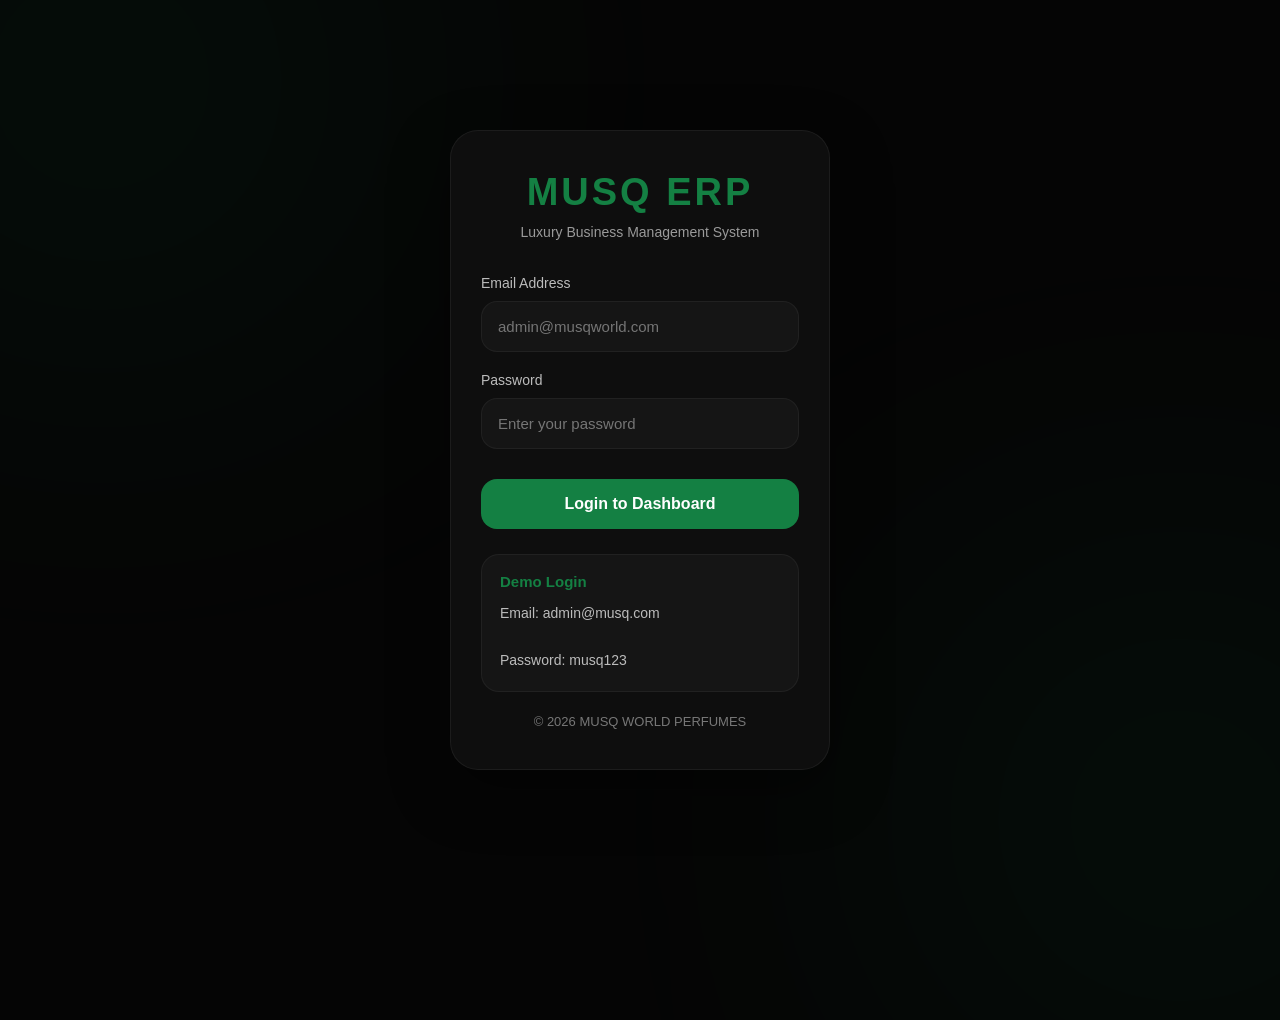
<file: admin/login.html>
<!DOCTYPE html>
<html lang="en">
<head>
  <meta charset="UTF-8">
  <meta name="viewport" content="width=device-width, initial-scale=1.0">
  <title>MUSQ ERP - Login</title>

  <style>

    *{
      margin:0;
      padding:0;
      box-sizing:border-box;
      font-family:Arial, Helvetica, sans-serif;
    }

    body{
      background:#050505;
      min-height:100vh;
      display:flex;
      justify-content:center;
      align-items:center;
      overflow:hidden;
      position:relative;
      color:white;
    }

    /* BACKGROUND GLOW */

    .glow{
      position:absolute;
      width:400px;
      height:400px;
      background:#148043;
      filter:blur(180px);
      opacity:0.18;
      border-radius:50%;
      z-index:0;
    }

    .glow.one{
      top:-120px;
      left:-100px;
    }

    .glow.two{
      bottom:-120px;
      right:-100px;
    }

    /* LOGIN BOX */

    .login-container{
      width:100%;
      max-width:420px;
      padding:20px;
      position:relative;
      z-index:2;
    }

    .login-box{
      background:rgba(16,16,16,0.92);
      border:1px solid rgba(255,255,255,0.06);
      backdrop-filter:blur(18px);
      border-radius:28px;
      padding:40px 30px;
      box-shadow:0 20px 60px rgba(0,0,0,0.4);
    }

    /* LOGO */

    .logo{
      text-align:center;
      margin-bottom:35px;
    }

    .logo h1{
      font-size:38px;
      color:#148043;
      letter-spacing:3px;
      margin-bottom:10px;
    }

    .logo p{
      color:#9a9a9a;
      font-size:14px;
    }

    /* INPUTS */

    .input-group{
      margin-bottom:20px;
    }

    .input-group label{
      display:block;
      margin-bottom:10px;
      color:#bcbcbc;
      font-size:14px;
    }

    .input-group input{
      width:100%;
      padding:16px;
      border:none;
      outline:none;
      background:#151515;
      border:1px solid rgba(255,255,255,0.05);
      border-radius:16px;
      color:white;
      font-size:15px;
      transition:0.3s;
    }

    .input-group input:focus{
      border-color:#148043;
      box-shadow:0 0 0 4px rgba(20,128,67,0.12);
    }

    /* LOGIN BUTTON */

    .login-btn{
      width:100%;
      padding:16px;
      border:none;
      border-radius:16px;
      background:#148043;
      color:white;
      font-size:16px;
      font-weight:600;
      cursor:pointer;
      transition:0.3s;
      margin-top:10px;
    }

    .login-btn:hover{
      transform:translateY(-2px);
      opacity:0.92;
    }

    /* FOOTER */

    .footer-text{
      text-align:center;
      margin-top:22px;
      color:#777;
      font-size:13px;
    }

    /* DEMO INFO */

    .demo-box{
      margin-top:25px;
      background:#151515;
      border:1px solid rgba(255,255,255,0.05);
      padding:18px;
      border-radius:18px;
    }

    .demo-box h3{
      color:#148043;
      margin-bottom:12px;
      font-size:15px;
    }

    .demo-box p{
      color:#bcbcbc;
      font-size:14px;
      line-height:1.7;
    }

    /* MOBILE */

    @media(max-width:500px){

      .login-box{
        padding:32px 22px;
      }

      .logo h1{
        font-size:30px;
      }

    }

  </style>
</head>
<body>

  <!-- GLOW EFFECT -->

  <div class="glow one"></div>
  <div class="glow two"></div>

  <!-- LOGIN -->

  <div class="login-container">

    <div class="login-box">

      <!-- LOGO -->

      <div class="logo">
        <h1>MUSQ ERP</h1>
        <p>Luxury Business Management System</p>
      </div>

      <!-- FORM -->

      <form onsubmit="login(event)">

        <div class="input-group">
          <label>Email Address</label>

          <input
            type="email"
            id="email"
            placeholder="admin@musqworld.com"
            required
          >
        </div>

        <div class="input-group">
          <label>Password</label>

          <input
            type="password"
            id="password"
            placeholder="Enter your password"
            required
          >
        </div>

        <button class="login-btn">
          Login to Dashboard
        </button>

      </form>

      <!-- DEMO -->

      <div class="demo-box">

        <h3>Demo Login</h3>

        <p>
          Email: admin@musq.com
          <br><br>
          Password: musq123
        </p>

      </div>

      <!-- FOOTER -->

      <div class="footer-text">
        © 2026 MUSQ WORLD PERFUMES
      </div>

    </div>

  </div>

  <!-- SCRIPT -->

  <script>

    function login(event){

      event.preventDefault();

      const email = document.getElementById("email").value;
      const password = document.getElementById("password").value;

      if(
        email === "admin@musq.com" &&
        password === "musq123"
      ){

        alert("Login Successful");

        window.location.href = "dashboard.html";

      }else{

        alert("Invalid Email or Password");

      }

    }

  </script>

</body>
</html>
</file>
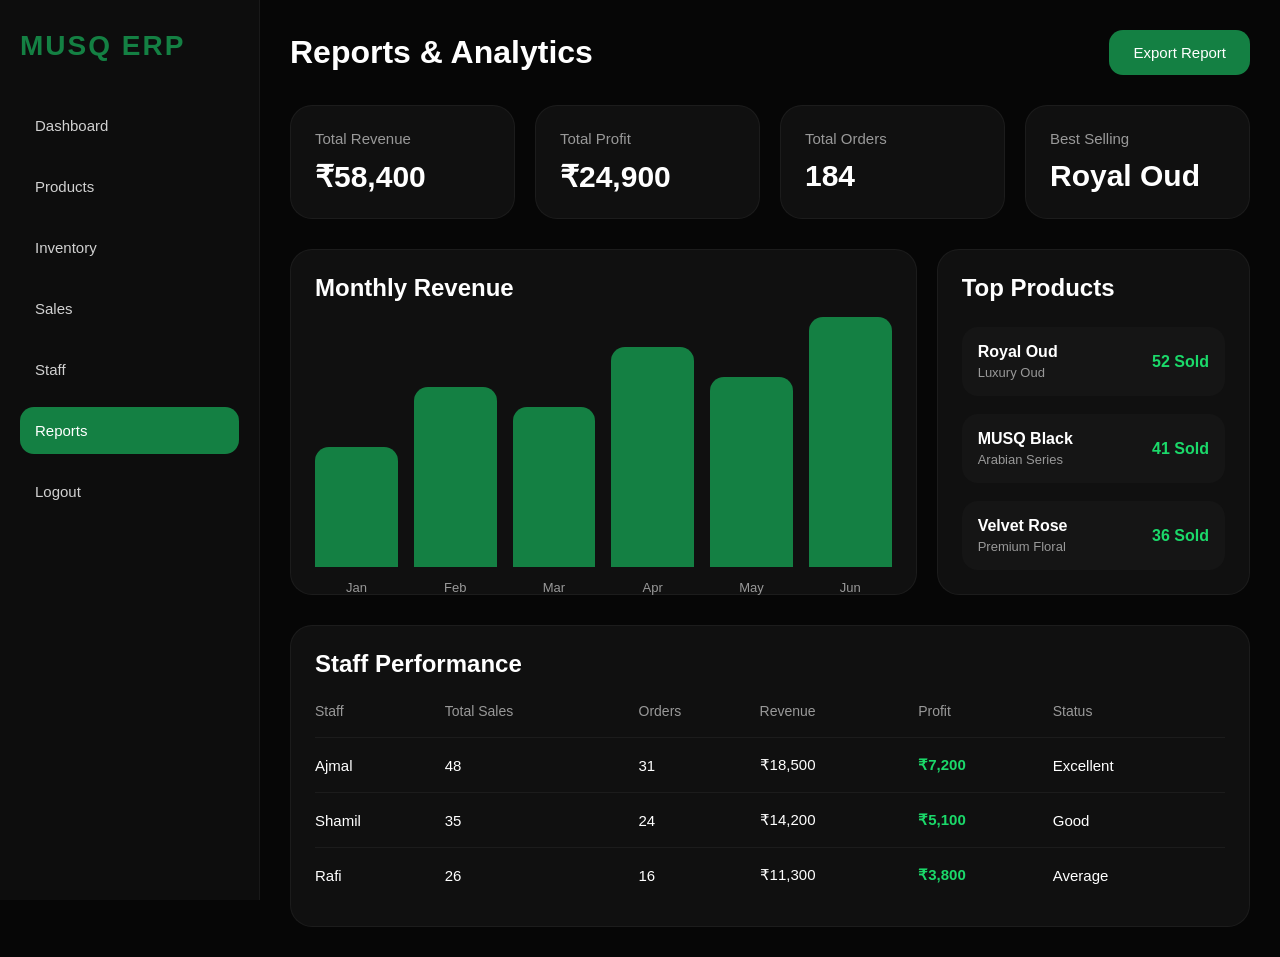
<file: admin/reports.html>
<!DOCTYPE html>
<html lang="en">
<head>
  <meta charset="UTF-8">
  <meta name="viewport" content="width=device-width, initial-scale=1.0">
  <title>MUSQ ERP - Reports</title>

  <style>

    *{
      margin:0;
      padding:0;
      box-sizing:border-box;
      font-family:Arial, Helvetica, sans-serif;
    }

    body{
      background:#060606;
      color:white;
      display:flex;
      min-height:100vh;
    }

    /* SIDEBAR */

    .sidebar{
      width:260px;
      background:#0d0d0d;
      border-right:1px solid rgba(255,255,255,0.05);
      padding:30px 20px;
      position:fixed;
      height:100vh;
    }

    .logo{
      font-size:28px;
      font-weight:700;
      margin-bottom:40px;
      color:#148043;
      letter-spacing:2px;
    }

    .menu{
      display:flex;
      flex-direction:column;
      gap:14px;
    }

    .menu a{
      text-decoration:none;
      color:#d1d1d1;
      padding:15px;
      border-radius:14px;
      transition:0.3s;
      font-size:15px;
    }

    .menu a:hover{
      background:#148043;
      color:white;
      transform:translateX(5px);
    }

    .menu .active{
      background:#148043;
      color:white;
    }

    /* MAIN */

    .main{
      margin-left:260px;
      width:100%;
      padding:30px;
    }

    .topbar{
      display:flex;
      justify-content:space-between;
      align-items:center;
      margin-bottom:30px;
      flex-wrap:wrap;
      gap:20px;
    }

    .topbar h1{
      font-size:32px;
    }

    .export-btn{
      background:#148043;
      color:white;
      border:none;
      padding:14px 24px;
      border-radius:14px;
      cursor:pointer;
      font-size:15px;
      transition:0.3s;
    }

    .export-btn:hover{
      transform:scale(1.05);
    }

    /* CARDS */

    .cards{
      display:grid;
      grid-template-columns:repeat(auto-fit,minmax(220px,1fr));
      gap:20px;
      margin-bottom:30px;
    }

    .card{
      background:#101010;
      border-radius:22px;
      padding:24px;
      border:1px solid rgba(255,255,255,0.05);
      transition:0.3s;
    }

    .card:hover{
      transform:translateY(-5px);
      border-color:#148043;
    }

    .card h3{
      color:#999;
      margin-bottom:12px;
      font-size:15px;
      font-weight:400;
    }

    .card h2{
      font-size:30px;
    }

    /* CHARTS */

    .chart-grid{
      display:grid;
      grid-template-columns:2fr 1fr;
      gap:20px;
      margin-bottom:30px;
    }

    .chart-box{
      background:#101010;
      border-radius:22px;
      padding:24px;
      border:1px solid rgba(255,255,255,0.05);
    }

    .chart-box h2{
      margin-bottom:25px;
    }

    /* BARS */

    .bars{
      display:flex;
      align-items:flex-end;
      gap:16px;
      height:240px;
    }

    .bar{
      flex:1;
      background:#148043;
      border-radius:14px 14px 0 0;
      position:relative;
    }

    .bar span{
      position:absolute;
      bottom:-28px;
      left:50%;
      transform:translateX(-50%);
      color:#999;
      font-size:13px;
    }

    /* TOP PRODUCTS */

    .product-list{
      display:flex;
      flex-direction:column;
      gap:18px;
    }

    .product-item{
      display:flex;
      justify-content:space-between;
      align-items:center;
      background:#151515;
      padding:16px;
      border-radius:16px;
    }

    .product-item h4{
      margin-bottom:4px;
    }

    .product-item p{
      color:#999;
      font-size:13px;
    }

    .sales-count{
      color:#1bd96a;
      font-weight:bold;
    }

    /* TABLE */

    .table-container{
      background:#101010;
      border-radius:22px;
      padding:24px;
      overflow-x:auto;
      border:1px solid rgba(255,255,255,0.05);
    }

    table{
      width:100%;
      border-collapse:collapse;
      min-width:900px;
    }

    table th{
      text-align:left;
      padding-bottom:18px;
      color:#999;
      font-weight:500;
      font-size:14px;
    }

    table td{
      padding:18px 0;
      border-top:1px solid rgba(255,255,255,0.05);
      font-size:15px;
    }

    .profit{
      color:#1bd96a;
      font-weight:bold;
    }

    /* MOBILE */

    @media(max-width:900px){

      .sidebar{
        width:90px;
        padding:20px 10px;
      }

      .logo{
        font-size:18px;
      }

      .menu a{
        font-size:12px;
        padding:12px;
      }

      .main{
        margin-left:90px;
        padding:20px;
      }

      .chart-grid{
        grid-template-columns:1fr;
      }

    }

  </style>

</head>
<body>

  <!-- SIDEBAR -->

  <div class="sidebar">

    <div class="logo">
      MUSQ ERP
    </div>

    <div class="menu">
      <a href="dashboard.html">Dashboard</a>
      <a href="products.html">Products</a>
      <a href="inventory.html">Inventory</a>
      <a href="sales.html">Sales</a>
      <a href="staff.html">Staff</a>
      <a href="reports.html" class="active">Reports</a>
      <a href="#">Logout</a>
    </div>

  </div>

  <!-- MAIN -->

  <div class="main">

    <!-- TOPBAR -->

    <div class="topbar">

      <h1>Reports & Analytics</h1>

      <button class="export-btn">
        Export Report
      </button>

    </div>

    <!-- CARDS -->

    <div class="cards">

      <div class="card">
        <h3>Total Revenue</h3>
        <h2>₹58,400</h2>
      </div>

      <div class="card">
        <h3>Total Profit</h3>
        <h2>₹24,900</h2>
      </div>

      <div class="card">
        <h3>Total Orders</h3>
        <h2>184</h2>
      </div>

      <div class="card">
        <h3>Best Selling</h3>
        <h2>Royal Oud</h2>
      </div>

    </div>

    <!-- CHARTS -->

    <div class="chart-grid">

      <!-- SALES GRAPH -->

      <div class="chart-box">

        <h2>Monthly Revenue</h2>

        <div class="bars">

          <div class="bar" style="height:120px;">
            <span>Jan</span>
          </div>

          <div class="bar" style="height:180px;">
            <span>Feb</span>
          </div>

          <div class="bar" style="height:160px;">
            <span>Mar</span>
          </div>

          <div class="bar" style="height:220px;">
            <span>Apr</span>
          </div>

          <div class="bar" style="height:190px;">
            <span>May</span>
          </div>

          <div class="bar" style="height:250px;">
            <span>Jun</span>
          </div>

        </div>

      </div>

      <!-- TOP PRODUCTS -->

      <div class="chart-box">

        <h2>Top Products</h2>

        <div class="product-list">

          <div class="product-item">
            <div>
              <h4>Royal Oud</h4>
              <p>Luxury Oud</p>
            </div>

            <div class="sales-count">
              52 Sold
            </div>
          </div>

          <div class="product-item">
            <div>
              <h4>MUSQ Black</h4>
              <p>Arabian Series</p>
            </div>

            <div class="sales-count">
              41 Sold
            </div>
          </div>

          <div class="product-item">
            <div>
              <h4>Velvet Rose</h4>
              <p>Premium Floral</p>
            </div>

            <div class="sales-count">
              36 Sold
            </div>
          </div>

        </div>

      </div>

    </div>

    <!-- STAFF PERFORMANCE -->

    <div class="table-container">

      <h2 style="margin-bottom:25px;">Staff Performance</h2>

      <table>

        <tr>
          <th>Staff</th>
          <th>Total Sales</th>
          <th>Orders</th>
          <th>Revenue</th>
          <th>Profit</th>
          <th>Status</th>
        </tr>

        <tr>
          <td>Ajmal</td>
          <td>48</td>
          <td>31</td>
          <td>₹18,500</td>
          <td class="profit">₹7,200</td>
          <td>Excellent</td>
        </tr>

        <tr>
          <td>Shamil</td>
          <td>35</td>
          <td>24</td>
          <td>₹14,200</td>
          <td class="profit">₹5,100</td>
          <td>Good</td>
        </tr>

        <tr>
          <td>Rafi</td>
          <td>26</td>
          <td>16</td>
          <td>₹11,300</td>
          <td class="profit">₹3,800</td>
          <td>Average</td>
        </tr>

      </table>

    </div>

  </div>

</body>
</html>
</file>
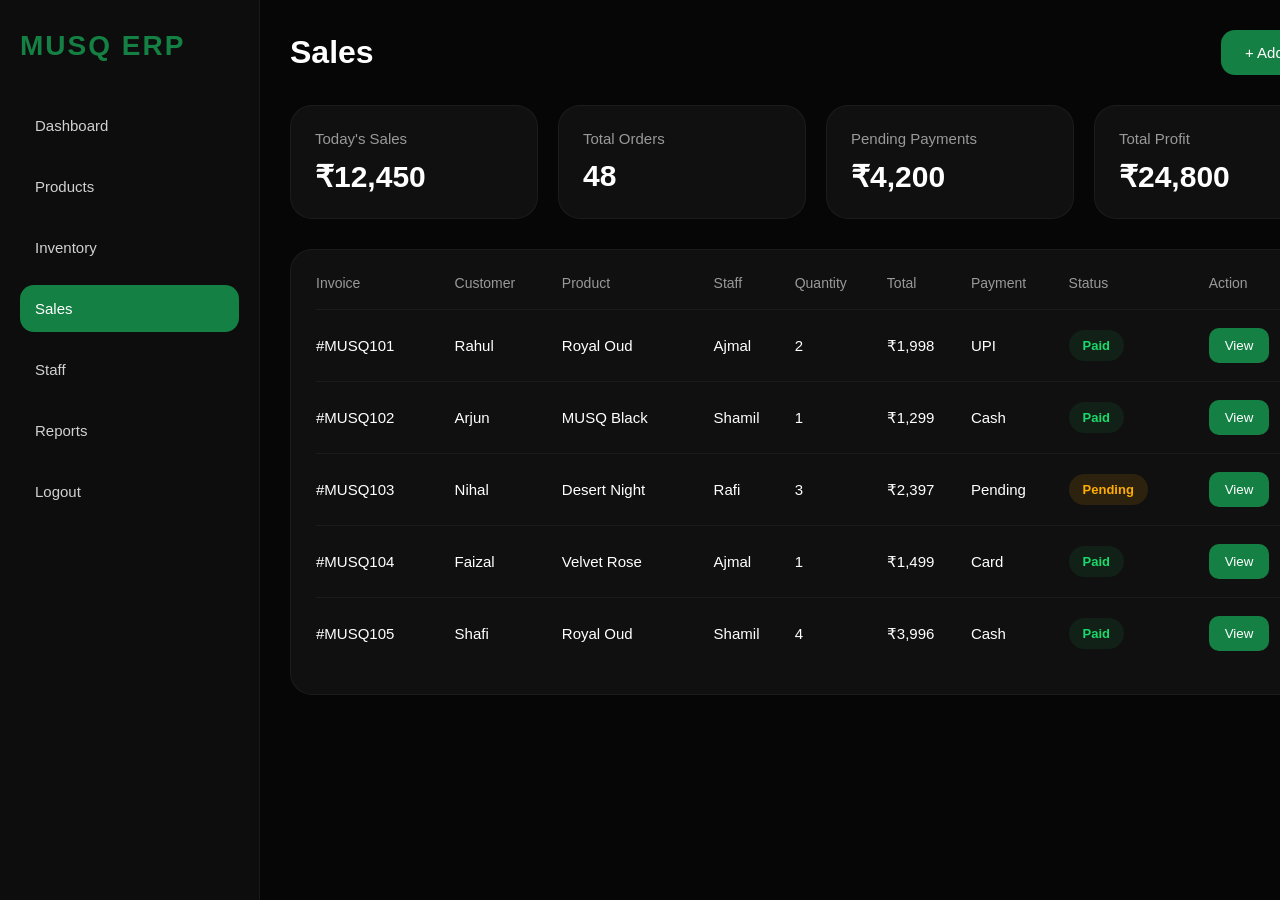
<file: admin/sales.html>
<!DOCTYPE html>
<html lang="en">
<head>
  <meta charset="UTF-8">
  <meta name="viewport" content="width=device-width, initial-scale=1.0">
  <title>MUSQ ERP - Sales</title>

  <style>

    *{
      margin:0;
      padding:0;
      box-sizing:border-box;
      font-family:Arial, Helvetica, sans-serif;
    }

    body{
      background:#060606;
      color:white;
      display:flex;
      min-height:100vh;
    }

    /* SIDEBAR */

    .sidebar{
      width:260px;
      background:#0d0d0d;
      border-right:1px solid rgba(255,255,255,0.05);
      padding:30px 20px;
      position:fixed;
      height:100vh;
    }

    .logo{
      font-size:28px;
      font-weight:700;
      margin-bottom:40px;
      color:#148043;
      letter-spacing:2px;
    }

    .menu{
      display:flex;
      flex-direction:column;
      gap:14px;
    }

    .menu a{
      text-decoration:none;
      color:#d1d1d1;
      padding:15px;
      border-radius:14px;
      transition:0.3s;
      font-size:15px;
    }

    .menu a:hover{
      background:#148043;
      color:white;
      transform:translateX(5px);
    }

    .menu .active{
      background:#148043;
      color:white;
    }

    /* MAIN */

    .main{
      margin-left:260px;
      width:100%;
      padding:30px;
    }

    .topbar{
      display:flex;
      justify-content:space-between;
      align-items:center;
      margin-bottom:30px;
      flex-wrap:wrap;
      gap:20px;
    }

    .topbar h1{
      font-size:32px;
    }

    .sale-btn{
      background:#148043;
      color:white;
      border:none;
      padding:14px 24px;
      border-radius:14px;
      cursor:pointer;
      font-size:15px;
      transition:0.3s;
    }

    .sale-btn:hover{
      transform:scale(1.05);
    }

    /* CARDS */

    .cards{
      display:grid;
      grid-template-columns:repeat(auto-fit,minmax(220px,1fr));
      gap:20px;
      margin-bottom:30px;
    }

    .card{
      background:#101010;
      border-radius:22px;
      padding:24px;
      border:1px solid rgba(255,255,255,0.05);
      transition:0.3s;
    }

    .card:hover{
      transform:translateY(-5px);
      border-color:#148043;
    }

    .card h3{
      color:#999;
      margin-bottom:12px;
      font-size:15px;
      font-weight:400;
    }

    .card h2{
      font-size:30px;
    }

    /* TABLE */

    .table-container{
      background:#101010;
      border-radius:22px;
      padding:25px;
      overflow-x:auto;
      border:1px solid rgba(255,255,255,0.05);
    }

    table{
      width:100%;
      border-collapse:collapse;
      min-width:1000px;
    }

    table th{
      text-align:left;
      padding-bottom:18px;
      color:#999;
      font-weight:500;
      font-size:14px;
    }

    table td{
      padding:18px 0;
      border-top:1px solid rgba(255,255,255,0.05);
      font-size:15px;
    }

    /* STATUS */

    .status{
      padding:8px 14px;
      border-radius:30px;
      font-size:13px;
      font-weight:bold;
      display:inline-block;
    }

    .paid{
      background:rgba(20,128,67,0.15);
      color:#1bd96a;
    }

    .pending{
      background:rgba(255,166,0,0.12);
      color:#ffae00;
    }

    /* ACTIONS */

    .action-btn{
      background:#148043;
      border:none;
      color:white;
      padding:10px 16px;
      border-radius:10px;
      cursor:pointer;
      transition:0.3s;
    }

    .action-btn:hover{
      opacity:0.85;
    }

    /* MOBILE */

    @media(max-width:900px){

      .sidebar{
        width:90px;
        padding:20px 10px;
      }

      .logo{
        font-size:18px;
      }

      .menu a{
        font-size:12px;
        padding:12px;
      }

      .main{
        margin-left:90px;
        padding:20px;
      }

    }

  </style>

</head>
<body>

  <!-- SIDEBAR -->

  <div class="sidebar">

    <div class="logo">
      MUSQ ERP
    </div>

    <div class="menu">
      <a href="dashboard.html">Dashboard</a>
      <a href="products.html">Products</a>
      <a href="inventory.html">Inventory</a>
      <a href="sales.html" class="active">Sales</a>
      <a href="staff.html">Staff</a>
      <a href="reports.html">Reports</a>
      <a href="#">Logout</a>
    </div>

  </div>

  <!-- MAIN -->

  <div class="main">

    <!-- TOPBAR -->

    <div class="topbar">

      <h1>Sales</h1>

      <button class="sale-btn">
        + Add Sale
      </button>

    </div>

    <!-- CARDS -->

    <div class="cards">

      <div class="card">
        <h3>Today's Sales</h3>
        <h2>₹12,450</h2>
      </div>

      <div class="card">
        <h3>Total Orders</h3>
        <h2>48</h2>
      </div>

      <div class="card">
        <h3>Pending Payments</h3>
        <h2>₹4,200</h2>
      </div>

      <div class="card">
        <h3>Total Profit</h3>
        <h2>₹24,800</h2>
      </div>

    </div>

    <!-- SALES TABLE -->

    <div class="table-container">

      <table>

        <tr>
          <th>Invoice</th>
          <th>Customer</th>
          <th>Product</th>
          <th>Staff</th>
          <th>Quantity</th>
          <th>Total</th>
          <th>Payment</th>
          <th>Status</th>
          <th>Action</th>
        </tr>

        <!-- ROW 1 -->

        <tr>
          <td>#MUSQ101</td>
          <td>Rahul</td>
          <td>Royal Oud</td>
          <td>Ajmal</td>
          <td>2</td>
          <td>₹1,998</td>
          <td>UPI</td>

          <td>
            <span class="status paid">
              Paid
            </span>
          </td>

          <td>
            <button class="action-btn">
              View
            </button>
          </td>
        </tr>

        <!-- ROW 2 -->

        <tr>
          <td>#MUSQ102</td>
          <td>Arjun</td>
          <td>MUSQ Black</td>
          <td>Shamil</td>
          <td>1</td>
          <td>₹1,299</td>
          <td>Cash</td>

          <td>
            <span class="status paid">
              Paid
            </span>
          </td>

          <td>
            <button class="action-btn">
              View
            </button>
          </td>
        </tr>

        <!-- ROW 3 -->

        <tr>
          <td>#MUSQ103</td>
          <td>Nihal</td>
          <td>Desert Night</td>
          <td>Rafi</td>
          <td>3</td>
          <td>₹2,397</td>
          <td>Pending</td>

          <td>
            <span class="status pending">
              Pending
            </span>
          </td>

          <td>
            <button class="action-btn">
              View
            </button>
          </td>
        </tr>

        <!-- ROW 4 -->

        <tr>
          <td>#MUSQ104</td>
          <td>Faizal</td>
          <td>Velvet Rose</td>
          <td>Ajmal</td>
          <td>1</td>
          <td>₹1,499</td>
          <td>Card</td>

          <td>
            <span class="status paid">
              Paid
            </span>
          </td>

          <td>
            <button class="action-btn">
              View
            </button>
          </td>
        </tr>

        <!-- ROW 5 -->

        <tr>
          <td>#MUSQ105</td>
          <td>Shafi</td>
          <td>Royal Oud</td>
          <td>Shamil</td>
          <td>4</td>
          <td>₹3,996</td>
          <td>Cash</td>

          <td>
            <span class="status paid">
              Paid
            </span>
          </td>

          <td>
            <button class="action-btn">
              View
            </button>
          </td>
        </tr>

      </table>

    </div>

  </div>

</body>
</html>
</file>
<file: style.css>
body{
  margin:0;
  font-family:Arial,sans-serif;
  background:#050505;
  color:white;
}
nav{
  display:flex;
  justify-content:space-between;
  padding:20px;
  border-bottom:1px solid #222;
}
nav a{
  color:#c9a45c;
  text-decoration:none;
  margin-left:15px;
}
.hero{
  padding:80px 20px;
  background:linear-gradient(to bottom,#000,#111);
}
.hero h2{
  font-size:48px;
  max-width:500px;
}
.tag{
  color:#c9a45c;
}
button{
  background:#c9a45c;
  border:none;
  padding:14px 24px;
  border-radius:8px;
  cursor:pointer;
}
.features{
  display:grid;
  grid-template-columns:repeat(auto-fit,minmax(180px,1fr));
  gap:20px;
  padding:40px 20px;
}
.card,.product-card{
  background:#111;
  padding:30px;
  border:1px solid #222;
  border-radius:14px;
}
.page{
  padding:60px 20px;
}
.products{
  display:grid;
  grid-template-columns:repeat(auto-fit,minmax(220px,1fr));
  gap:20px;
}
input,textarea{
  width:100%;
  padding:14px;
  margin-top:10px;
  background:#111;
  border:1px solid #333;
  color:white;
}
footer{
  text-align:center;
  padding:30px;
  border-top:1px solid #222;
}
</file>
